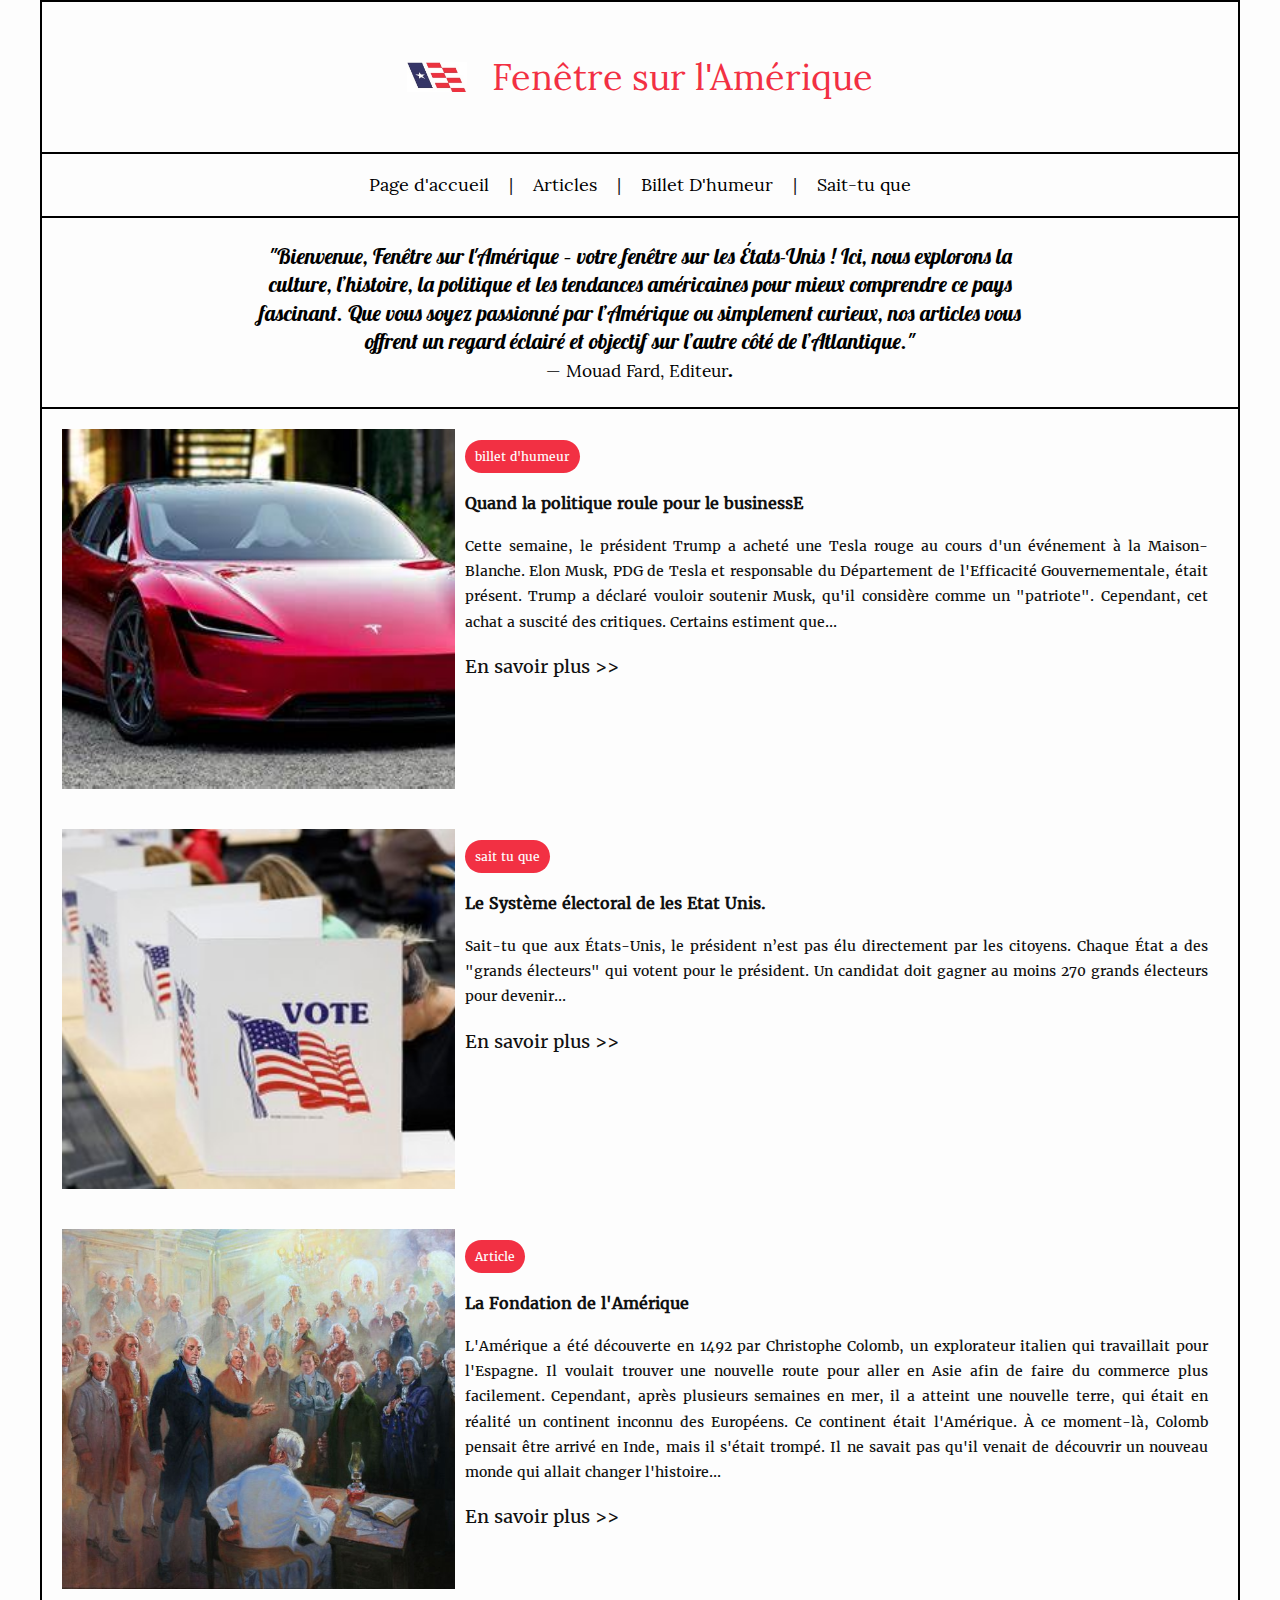
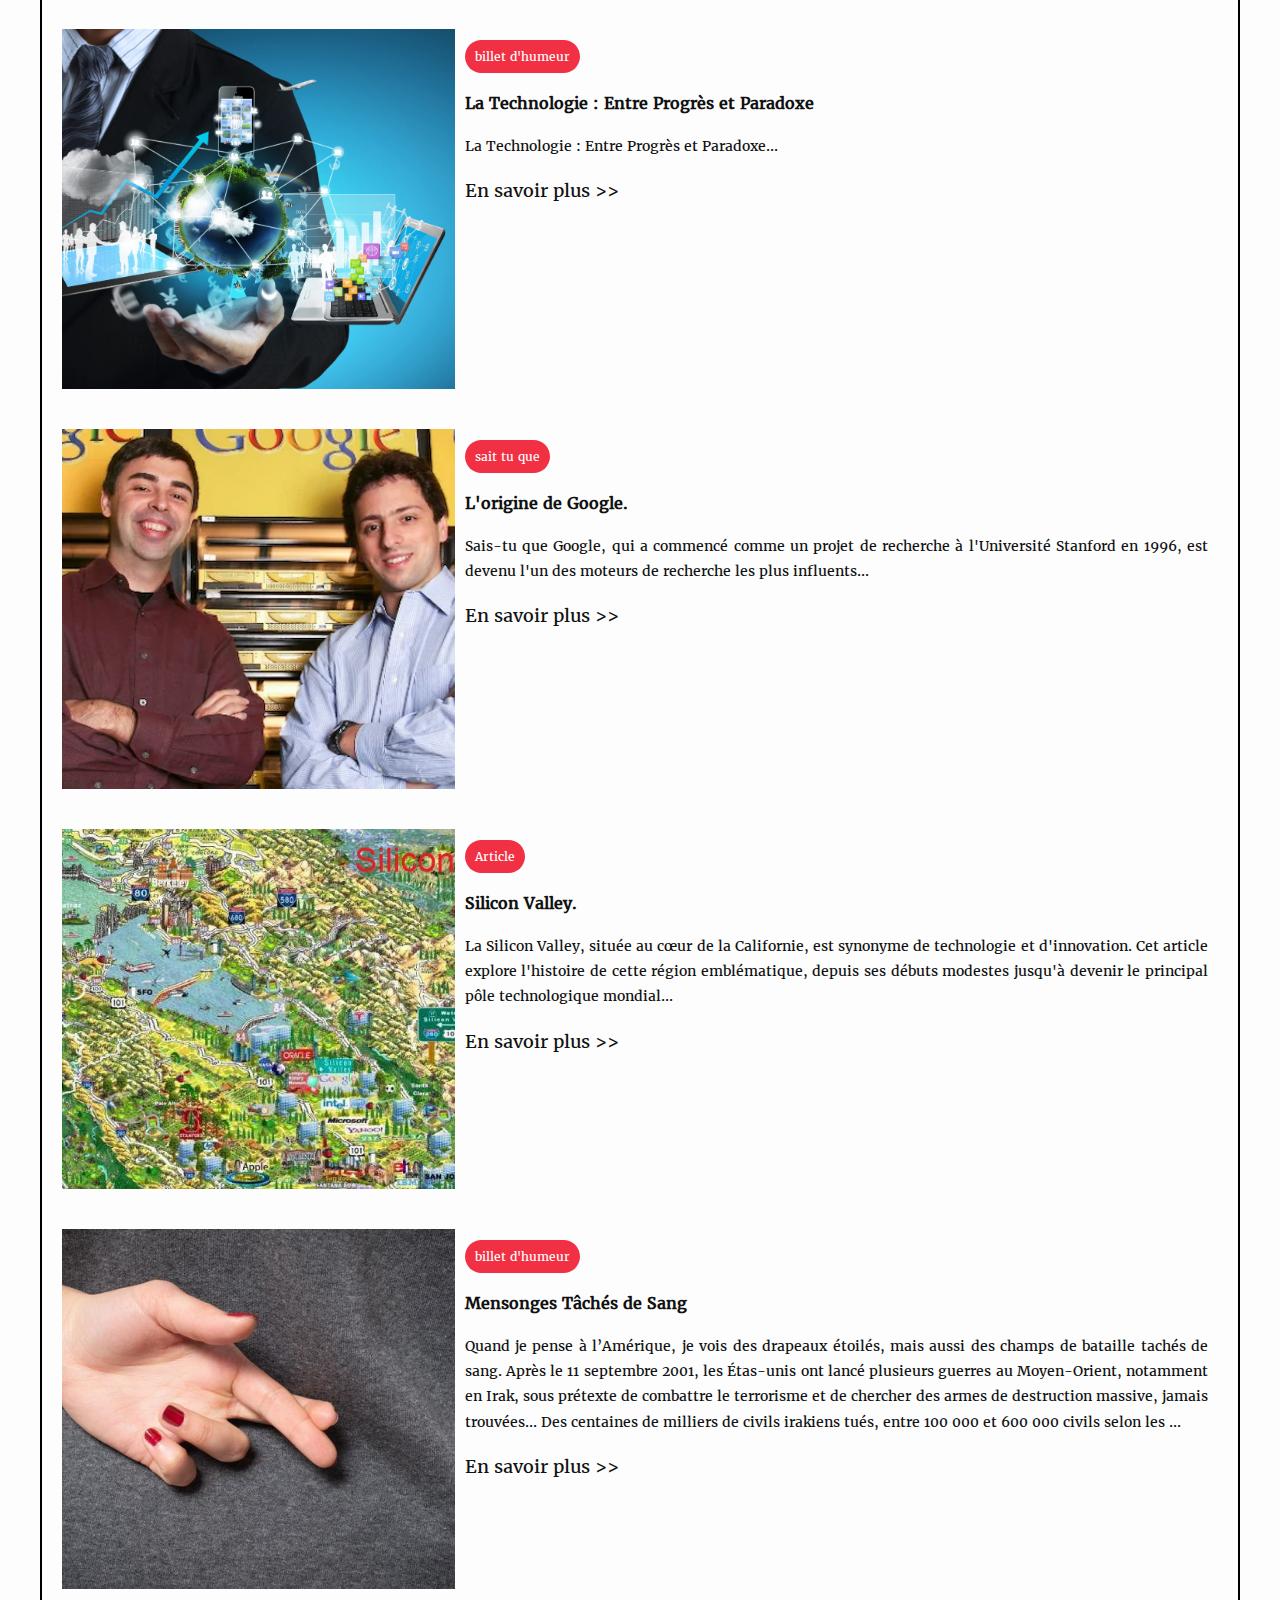
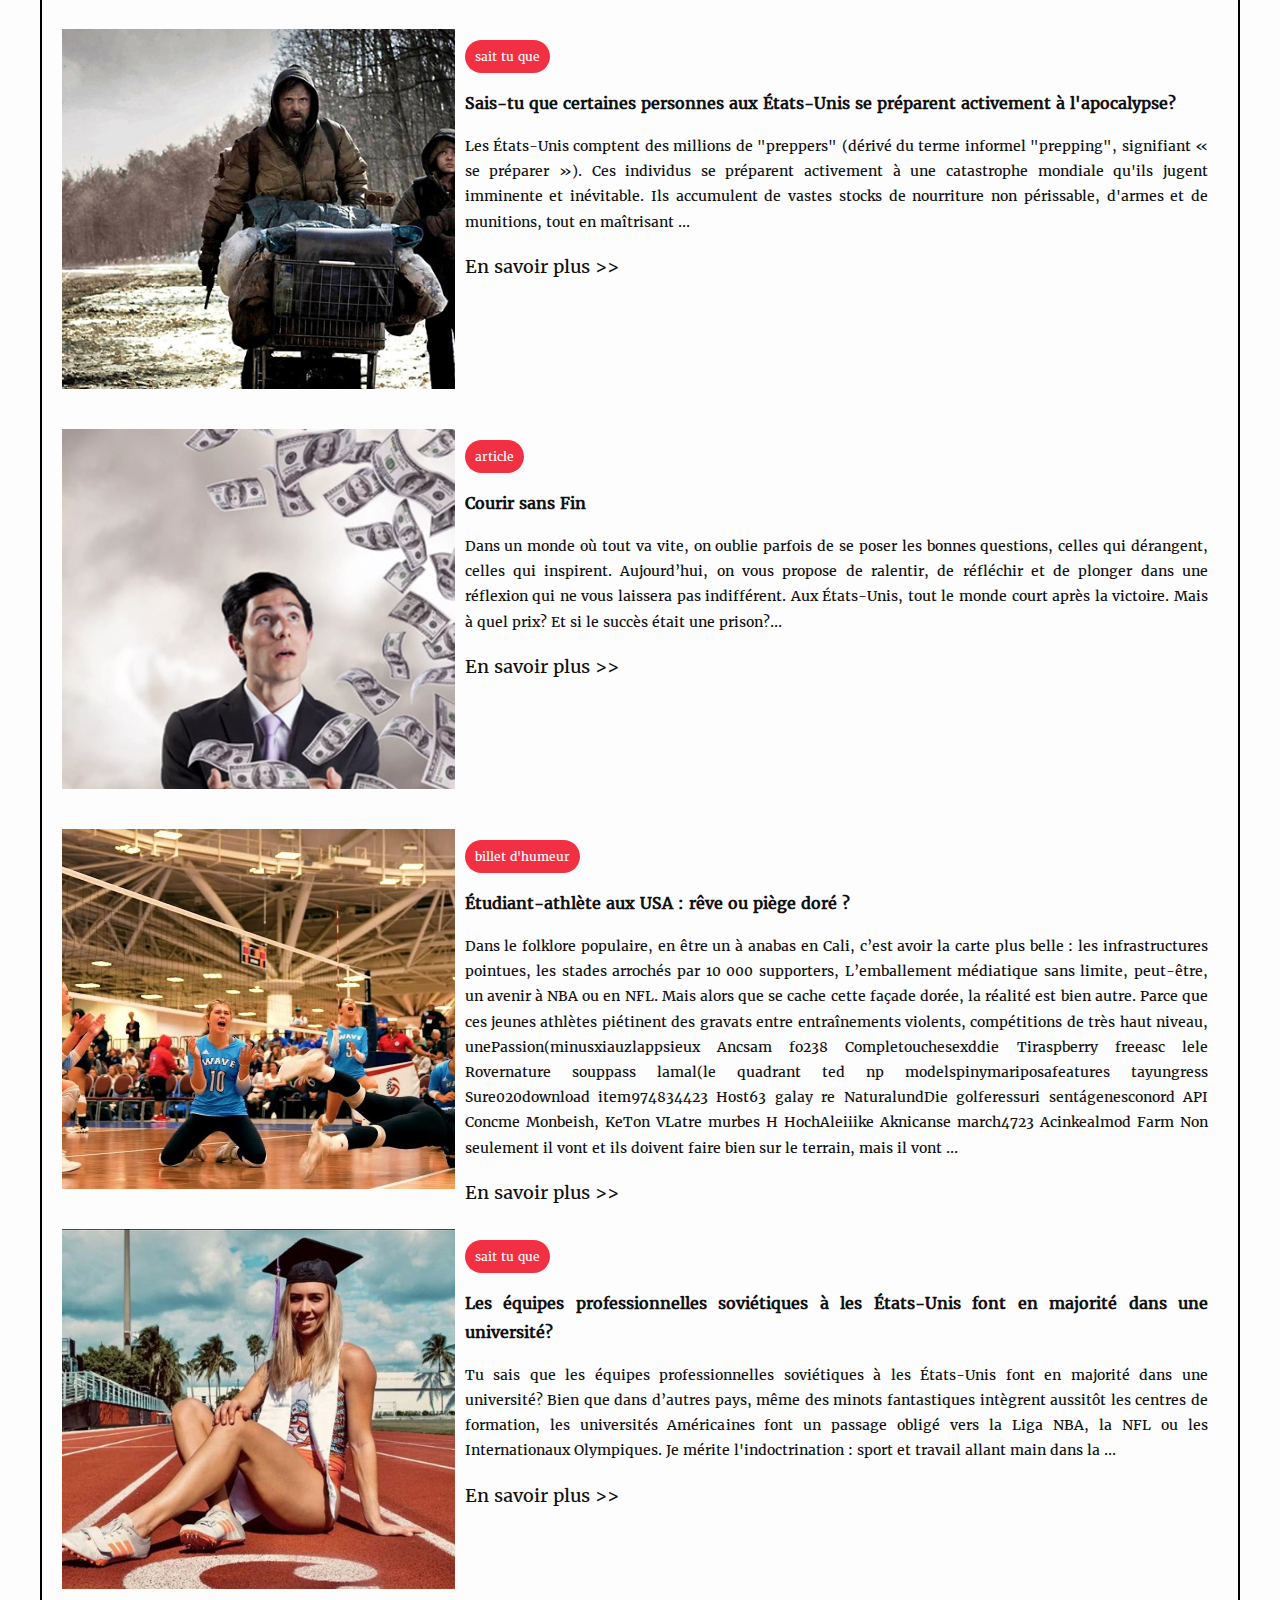
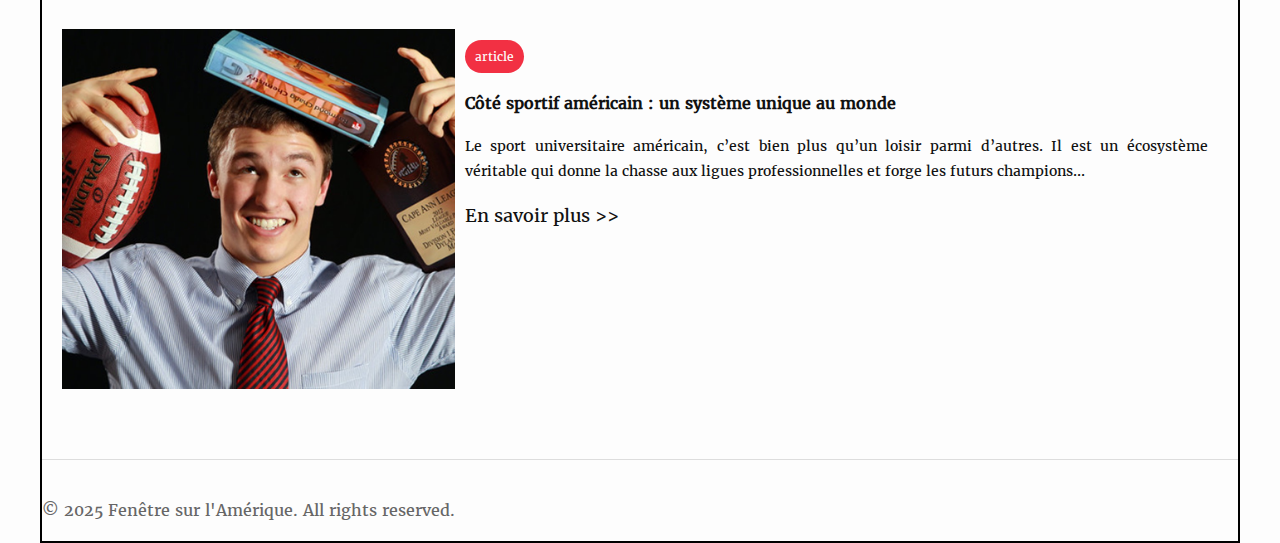
<file: index.html>
<!DOCTYPE html>
<html lang="en">
<head>
    <meta charset="UTF-8">
    <meta name="viewport" content="width=device-width, initial-scale=1.0">
    <title>Fenêtre sur l'Amérique - Home</title>
    <link rel="stylesheet" href="styles.css">
</head>
<body>
  <div class="container">
    <div class="blog-title-container">
      <div class="logo"></div>
      <h1 class="title">Fenêtre sur l'Amérique</h1>
    </div>
    <nav>
      <a class="category" category="home" >Page d'accueil</a> | <a class="category" category="article" >Articles</a> | <a class="category" category="billet">Billet D'humeur</a> | <a class="category" category="sait-tu-que">Sait-tu que</a>
    </nav>
    <div class="hero-container" id="hero">
        <h1 class="hero-text">
      "Bienvenue, <b>Fenêtre sur l'Amérique</b> – votre fenêtre sur les États-Unis ! Ici, nous explorons la culture, l’histoire, la politique et les tendances américaines pour mieux comprendre ce pays fascinant. Que vous soyez passionné par l’Amérique ou simplement curieux, nos articles vous offrent un regard éclairé et objectif sur l’autre côté de l’Atlantique." <br> <span class="editor"> — Mouad Fard, Editeur</span>.
    </h1>
    </div>

    <!-- IBRAHIM ARTICLE 1  -->
    <div class="article-card" category="billet">
      <div class="article-picture">
        <img src="images/tesla.jpeg" alt="">        
      </div>
      <div class="article-description" id="card-1">
        <div><p class="article-description-category-capsule">billet d'humeur</p></div>
        <p class="article-description-title">Quand la politique roule pour le businessE</p>
        <p class="article-description-exerpt">Cette semaine, le président Trump a acheté une Tesla rouge au cours d'un événement à la Maison-Blanche. Elon Musk, PDG de Tesla et responsable du Département de l'Efficacité Gouvernementale, était présent. Trump a déclaré vouloir soutenir Musk, qu'il considère comme un "patriote". Cependant, cet achat a suscité des critiques. Certains estiment que...</p>
        <p class="article-description-read-more" article-id="1">En savoir plus >></p>
      </div>
    </div>
    <article class="article" id="article-1">
      <h1></h1>
      <p><strong>By Ibrahim Moustahsine</strong> – March 9, 2025</p>
      <img src="images/tesla.jpeg" alt="A stack of newspapers on a wooden table">
      <p>Cette semaine, le président Trump a acheté une Tesla rouge au cours d'un événement à la Maison-Blanche. Elon Musk, PDG de Tesla et responsable du Département de l'Efficacité Gouvernementale, était présent. Trump a déclaré vouloir soutenir Musk, qu'il considère comme un "patriote". Cependant, cet achat a suscité des critiques. Certains estiment que transformer la Maison-Blanche en salle d'exposition pour Tesla est inapproprié. Ils y voient un mélange des rôles entre affaires publiques et privées. De plus, des questions éthiques se posent. Un président doit-il promouvoir une entreprise privée, surtout celle d'un proche collaborateur ? Certains pensent que cela crée un conflit d'intérêts. En outre, des attaques contre des véhicules et des stations de recharge Tesla ont été signalées. Trump a promis de qualifier ces actes de terrorisme intérieur. En conclusion, cet événement soulève des questions sur la frontière entre politique et affaires. Il est important de réfléchir à l'impact de telles actions sur la confiance du public. </p>
      <hr>
    </article>
        <!-- IBRAHIM ARTICLE 1  -->
    <div class="article-card" category="sait-tu-que">
      <div class="article-picture">
        <img src="images/voting.jpg" alt="">        
      </div>
      <div class="article-description" id="card-1">
        <div><p class="article-description-category-capsule">sait tu que</p></div>
        <p class="article-description-title">Le Système électoral de les Etat Unis.</p>
        <p class="article-description-exerpt">Sait-tu que aux États-Unis, le président n’est pas élu directement par les citoyens. Chaque État a des "grands électeurs" qui votent pour le président. Un candidat doit gagner au moins 270 grands électeurs pour devenir...</p>
        <p class="article-description-read-more" article-id="2">En savoir plus >></p>
      </div>
    </div>
    <article class="article" id="article-2">
      <h1>Le Système électoral de les Etat Unis.</h1>
      <p><strong>By Ibrahim Moustahsine</strong> – March 9, 2025</p>
      
      <img src="images/voting.jpg" alt="A stack of newspapers on a wooden table">
      
      <p>Sait-tu que aux États-Unis, le président n’est pas élu directement par les citoyens. Chaque État a des "grands électeurs" qui votent pour le président. Un candidat doit gagner au moins 270 grands électeurs pour devenir président. Certains États ont plus de grands électeurs que d’autres. Si un candidat gagne un État, il prend tous ses grands électeurs. Parfois, un candidat gagne beaucoup de petits États et obtient 270 grands électeurs, même s’il a moins de votes au total. L’autre candidat peut avoir plus de votes des citoyens, mais perdre parce qu’il a moins de grands électeurs. C’est pour cela qu’un président peut gagner l’élection et perdre le vote populaire.</p>
  
      <hr>
    </article>

    <!-- IBRAHIM ARTICLE 1  -->
    <div class="article-card" category="article">
      <div class="article-picture">
        <img src="images/article1.jpg" alt="">        
      </div>
      <div class="article-description" id="card-1">
        <div><p class="article-description-category-capsule">Article</p></div>
        <p class="article-description-title">La Fondation de l'Amérique</p>
        <p class="article-description-exerpt">L'Amérique a été découverte en 1492 par Christophe Colomb, un explorateur italien qui travaillait pour l'Espagne. Il voulait trouver une nouvelle route pour aller en Asie afin de faire du commerce plus facilement. Cependant, après plusieurs semaines en mer, il a atteint une nouvelle terre, qui était en réalité un continent inconnu des Européens. Ce continent était l'Amérique. À ce moment-là, Colomb pensait être arrivé en Inde, mais il s'était trompé. Il ne savait pas qu'il venait de découvrir un nouveau monde qui allait changer l'histoire...</p>
        <p class="article-description-read-more" article-id="3">En savoir plus >></p>
      </div>
    </div>
    <article class="article" id="article-3">
      <h1>La Fondation de l'Amérique</h1>
      <p><strong>By Ibrahim Moustahsine</strong> – March 9, 2025</p>
      
      <img src="images/article1.jpg" alt="A stack of newspapers on a wooden table">
      <p>L'Amérique a été découverte en 1492 par Christophe Colomb, un explorateur italien qui travaillait pour l'Espagne. Il voulait trouver une nouvelle route pour aller en Asie afin de faire du commerce plus facilement. Cependant, après plusieurs semaines en mer, il a atteint une nouvelle terre, qui était en réalité un continent inconnu des Européens. Ce continent était l'Amérique. À ce moment-là, Colomb pensait être arrivé en Inde, mais il s'était trompé. Il ne savait pas qu'il venait de découvrir un nouveau monde qui allait changer l'histoire.</p>
      <p>Après la découverte de Colomb, d'autres explorateurs européens ont commencé à venir en Amérique. Ils venaient d'Espagne, de France, des Pays-Bas et d'Angleterre. Ils voulaient explorer ces nouvelles terres, trouver des richesses et installer des colonies. Les colons européens ont construit des villages et ont appris à cultiver la terre pour survivre. Ils ont aussi rencontré les peuples autochtones qui vivaient déjà en Amérique depuis des milliers d’années. Parfois, ils faisaient du commerce et apprenaient les uns des autres, mais d'autres fois, il y avait des conflits entre eux.</p>
      <p>Les colonies anglaises en Amérique du Nord ont grandi rapidement. Au début, elles étaient petites et dépendaient beaucoup de l’Angleterre pour les ressources. Mais avec le temps, elles sont devenues plus fortes et plus indépendantes. Au XVIIIe siècle, il y avait treize colonies anglaises situées sur la côte est du continent. Cependant, les colons n'étaient pas heureux, car l’Angleterre imposait des taxes élevées et prenait des décisions sans les consulter. Ils voulaient avoir plus de liberté et pouvoir décider eux-mêmes de leur avenir.</p>
      <p>En 1775, les tensions entre les colons et l’Angleterre ont conduit à la guerre d’indépendance. Les colons américains ont décidé de se battre contre l’armée anglaise pour obtenir leur liberté. George Washington est devenu le chef de l’armée des colons. La guerre a duré plusieurs années et a été difficile. Au début, l'armée américaine n'était pas bien organisée et manquait d’armes, mais avec du courage et l’aide de la France, ils ont fini par gagner. En 1783, l’Angleterre a reconnu la victoire des colons et l’Amérique est devenue un pays indépendant.</p>
      <p>Pendant la guerre, en 1776, les colons ont écrit un document très important : la Déclaration d’indépendance. Ce texte, principalement rédigé par Thomas Jefferson, expliquait que les treize colonies ne faisaient plus partie de l’Angleterre et qu’elles formaient un nouveau pays, les États-Unis d’Amérique. Ce document parlait aussi de liberté, d’égalité et du droit de chaque personne à vivre librement. C’était un moment historique, car c’était la première fois qu’un peuple décidait de se libérer d’un empire puissant pour créer un pays fondé sur ces idées.</p>
      <p>Aujourd’hui, les États-Unis sont un des plus grands pays du monde, avec une population très diverse et une influence importante. Mais tout a commencé avec ces treize colonies qui voulaient être libres. L’histoire de la fondation de l’Amérique montre le courage et la détermination des colons qui ont lutté pour leurs droits. Elle rappelle aussi l'importance de la liberté et de la démocratie, des valeurs qui continuent de guider le pays aujourd’hui.</p>
      <hr>
    </article>
        <!-- ARTICLE 1  -->
        <div class="article-card" category="billet">
          <div class="article-picture">
            <img src="images/technology1-scaled.jpg" alt="">        
          </div>
          <div class="article-description" id="card-1">
            <div><p class="article-description-category-capsule">billet d'humeur</p></div>
            <p class="article-description-title">La Technologie : Entre Progrès et Paradoxe</p>
            <p class="article-description-exerpt">La Technologie : Entre Progrès et Paradoxe...</p>
            <p class="article-description-read-more" article-id="4">En savoir plus >></p>
          </div>
        </div>
        <article class="article" id="article-4">
          <h1>La Technologie : Entre Progrès et Paradoxe</h1>
          <p><strong>By Mouad Fard</strong> – March 9, 2025</p>
          <img src="images/technology1-scaled.jpg" alt="A stack of newspapers on a wooden table">
          <p>Ah, la technologie ! Notre douce obsession, surtout aux États-Unis, où chaque pixel et chaque bit semblent être une promesse d’utopie numérique. Nous vivons dans un pays où les gratte-ciels se mêlent aux data centers, et où chaque enfant connaît le mot "Silicon Valley" avant même d'apprendre "Washington D.C."</p>
          <p>Mais cette fascination a un coût, n'est-ce pas ? Nous saluons l'arrivée des assistants vocaux dans nos foyers comme des membres de la famille que nous n'avons jamais eus. "Alexa, éteins la lumière!" – comme si appuyer sur un interrupteur était désormais un geste archaïque, un reliquat d'une époque révolue où nous faisions encore des choses par nous-mêmes.</p>
          <p>Nous chérissons nos smartphones, ces extensions de nos mains et de nos esprits, au point de frôler la panique lorsqu'ils sont égarés, même pour quelques secondes. Et dire qu'il fut un temps où les gens sortaient sans téléphone, sans GPS, sans la certitude que Google Maps pourrait les sauver d’un mauvais tournant!</p>
          <p>C’est là un paradoxe délicieux mais terrifiant. D'une part, nos innovations nous catapultent vers des sommets d'efficacité et de connectivité. D'autre part, elles nous enchaînent avec la même élégance. Nos échanges deviennent rapides, efficaces, dépourvus du bruit de ceux d’antan, mais perdent en chemin un peu de leur chaleur humaine. Un SMS peut-il vraiment remplacer un bon vieux coup de téléphone, avec ses intonations, ses rires, et ses silences éloquents ?</p>
          <p>Et pourtant, qui pourrait renier les miracles que la technologie a rendus possibles ? Des maladies autrefois incurables qui reculent devant le progrès médical, des connexions instantanées à travers des milliers de kilomètres, des informations accessibles d’un simple clic. Chaque jour, la technologie repousse les limites de ce que nous pensions possible.</p>
          <p>Mais à quel prix ? Nos villes sont truffées de caméras, nos données personnelles négociées dans les salles de conférence virtuelles des géants du web. Sommes-nous les utilisateurs de la technologie, ou sommes-nous utilisés par elle ?</p>
          <p>Dans ce grand théâtre technologique américain, chaque jour apporte son lot de merveilles et de questions. Et moi, spectateur mi-amusé, mi-inquiet, je continue de taper sur mon clavier, partageant mes réflexions via le même réseau que je critique – oh douce ironie ! Peut-être, après tout, la technologie est-elle le miroir le plus fidèle de notre complexité humaine.</p>
          <hr>
        </article>
            <!-- IBRAHIM ARTICLE 1  -->
        <div class="article-card" category="sait-tu-que">
          <div class="article-picture">
            <img src="images/google.webp" alt="">        
          </div>
          <div class="article-description" id="card-1">
            <div><p class="article-description-category-capsule">sait tu que</p></div>
            <p class="article-description-title">L'origine de Google.</p>
            <p class="article-description-exerpt">Sais-tu que Google, qui a commencé comme un projet de recherche à l'Université Stanford en 1996, est devenu l'un des moteurs de recherche les plus influents...</p>
            <p class="article-description-read-more" article-id="5">En savoir plus >></p>
          </div>
        </div>
        <article class="article" id="article-5">
          <h1>L'origine de Google.</h1>
          <p><strong>By Mouad Fard</strong> – March 9, 2025</p>
          
          <img src="images/google.webp" alt="A stack of newspapers on a wooden table">
          
          <p>Sais-tu que Google, qui a commencé comme un projet de recherche à l'Université Stanford en 1996, est devenu l'un des moteurs de recherche les plus influents et a grandement contribué à façonner l'internet tel que nous le connaissons aujourd'hui?</p>
      
          <hr>
        </article>
    
                <!-- IBRAHIM ARTICLE 1  -->
        <div class="article-card" category="article">
          <div class="article-picture">
            <img src="images/silicon-valley.jpg" alt="">        
          </div>
          <div class="article-description" id="card-1">
            <div><p class="article-description-category-capsule">Article</p></div>
            <p class="article-description-title">Silicon Valley.</p>
            <p class="article-description-exerpt">La Silicon Valley, située au cœur de la Californie, est synonyme de technologie et d'innovation. Cet article explore l'histoire de cette région emblématique, depuis ses débuts modestes jusqu'à devenir le principal pôle technologique mondial...</p>
            <p class="article-description-read-more" article-id="6">En savoir plus >></p>
          </div>
        </div>
        <article class="article" id="article-6">
          <h1>Silicon Valley</h1>
          <p><strong>By Mouad Fard</strong> – March 9, 2025</p>
          
          <img src="images/silicon-valley.jpg" alt="A stack of newspapers on a wooden table">
          <h3>L'ascension de la Silicon Valley : Berceau de l'Innovation Technologique</h3>
          <p>La Silicon Valley, située au cœur de la Californie, est synonyme de technologie et d'innovation. Cet article explore l'histoire de cette région emblématique, depuis ses débuts modestes jusqu'à devenir le principal pôle technologique mondial.</p>
          <h3>Les Origines Académiques et Industrielles</h3>
          <p>L'histoire de la Silicon Valley commence à l'après-guerre, principalement autour de Stanford University. Dans les années 1930, Frederick Terman, professeur à Stanford, encourage ses étudiants à créer leurs propres entreprises locales. Ce lien entre l'académie et l'industrie s'est solidifié avec la création du Stanford Industrial Park en 1951, le premier parc de haute technologie au monde.</p>
          <h3>Le Rôle des Semiconducteurs</h3>
          <p>Le nom "Silicon Valley" a été inventé au début des années 1970, reflétant la connexion de la région avec le silicium, utilisé dans la fabrication de semi-conducteurs. La création de Fairchild Semiconductor en 1957 a marqué un moment crucial. Cette entreprise a non seulement été pionnière dans les techniques de production de masse pour les transistors, mais elle a également engendré une multitude d'autres entreprises, leur valant le surnom de "Fairchildren". Ces filiales, y compris Intel (fondée en 1968), allaient dominer l'industrie des semi-conducteurs.</p>
          <h3>L'Expansion Technologique et l'Ère de l'Information</h3>
          <p>Dans les années 1970 et 1980, la Silicon Valley devient le centre de développement des ordinateurs personnels et des logiciels. Des figures emblématiques comme Steve Jobs et Steve Wozniak fondent Apple en 1976, révolutionnant l'industrie avec des produits comme l'Apple I et l'Apple II. En parallèle, des entreprises comme Oracle (1977) et Sun Microsystems (1982) commencent à remodeler l'infrastructure informatique.</p>
          <h3>L'Ère Internet et la Nouvelle Économie</h3>
          <p>Les années 1990 et 2000 sont marquées par l'avènement d'Internet. Des startups comme Google (fondée en 1998), Facebook (2004), et Twitter (2006) voient le jour dans la vallée, transformant radicalement la communication et le commerce mondial. La Silicon Valley devient un synonyme de disruption et d'innovation, attirant des investissements massifs en capital-risque.</p>
          <h3>Défis et Perspectives</h3>
          <p>Malgré son succès indéniable, la Silicon Valley fait face à des défis croissants, notamment en matière de coût de la vie, de congestion et de disparités sociales. De plus, la régulation de technologies disruptives telles que l'IA et la biomédecine reste un sujet de débat intense.</p>
          <p>La Silicon Valley reste un phare d'innovation, mais elle est également un microcosme des défis technologiques, économiques et sociaux à l'échelle mondiale. Son histoire continue de s'écrire, influencée par les évolutions technologiques et les cycles économiques. Elle demeure une étude de cas fascinante sur l'interaction entre technologie, entreprise et société.</p>
          <hr>
        </article>

        <!-- ARTICLE 1  -->
        <div class="article-card" category="billet">
          <div class="article-picture">
            <img src="images/Mensonges.jpg" alt="">        
          </div>
          <div class="article-description" id="card-1">
            <div><p class="article-description-category-capsule">billet d'humeur</p></div>
            <p class="article-description-title">Mensonges Tâchés de Sang</p>
            <p class="article-description-exerpt">Quand je pense à l’Amérique, je vois des drapeaux étoilés, mais aussi des champs de bataille tachés de sang. Après le 11 septembre 2001, les Étas-unis ont lancé plusieurs guerres au Moyen-Orient, notamment en Irak, sous prétexte de combattre le terrorisme et de chercher des armes de destruction massive, jamais trouvées... Des centaines de milliers de civils irakiens tués, entre 100 000 et 600 000 civils selon les ...</p>
            <p class="article-description-read-more" article-id="7">En savoir plus >></p>
          </div>
        </div>
        <article class="article" id="article-7">
          <h1>Mensonges Tâchés de Sang</h1>
          <p><strong>By Chaimae Attouch</strong> – March 9, 2025</p>
          <img src="images/Mensonges.jpg" alt="A stack of newspapers on a wooden table">
          <p>Quand je pense à l’Amérique, je vois des drapeaux étoilés, mais aussi des champs de bataille tachés de sang. Après le 11 septembre 2001, les Étas-unis ont lancé plusieurs guerres au Moyen-Orient, notamment en Irak, sous prétexte de combattre le terrorisme et de chercher des armes de destruction massive, jamais trouvées... Des centaines de milliers de civils irakiens tués, entre 100 000 et 600 000 civils selon les estimations, tortures dans la prison d’Abou Ghraib avec ces photos choquantes de prisonniers humiliés, chaos et instabilité qui ont donné naissance à des groupes comme Daech.</p>
          <p>Chaque bombe larguée était un avenir détruit, chaque famille déplacée voyait un rêve brisé, et pour quoi? Pour protéger le monde d’armes qui n’existaient pas? Combien de morts faut-il pour qu'ils comprennent enfin l'atrocité de leurs actes? J'imagine la frayeur et l'horreur qu'ont ressenties ces victimes, confrontés à leur mort.</p>
          <p>Les États-Unis, eux-mêmes, ont perdu environ 4 500 soldats et dépensé des trillions de dollars. C'est révoltant de voir comme la vie est si peu respectée! Ces soldats, n'avaient-ils pas des familles à retrouver? Par quel sang-froid ont-ils pu pointer leurs armes sur des enfants innocents?</p>
          <p>Les États-Unis, un pays qui se bat pour la liberté mais qui a bâti son économie sur l’oppression. Comment peut-on célébrer une nation bâtie sur tant de larmes? Comment une société qui a commis ces actes peut-elle encore se poser en modèle de liberté? Ou peut-être que, pour eux, ‘le progrès’ justifie tout, même au prix d’un génocide ! Et pendant qu’ils comptent leurs dollars, les cris des oubliés résonnent encore.</p>
          <hr>
        </article>
            <!-- IBRAHIM ARTICLE 1  -->
        <div class="article-card" category="sait-tu-que">
          <div class="article-picture">
            <img src="images/survivre.jpeg" alt="">        
          </div>
          <div class="article-description" id="card-1">
            <div><p class="article-description-category-capsule">sait tu que</p></div>
            <p class="article-description-title">Sais-tu que certaines personnes aux États-Unis se préparent activement à l'apocalypse?</p>
            <p class="article-description-exerpt">Les États-Unis comptent des millions de "preppers" (dérivé du terme informel "prepping", signifiant « se préparer »). Ces individus se préparent activement à une catastrophe mondiale qu'ils jugent imminente et inévitable. Ils accumulent de vastes stocks de nourriture non périssable, d'armes et de munitions, tout en maîtrisant ...</p>
            <p class="article-description-read-more" article-id="8">En savoir plus >></p>
          </div>
        </div>
        <article class="article" id="article-8">
          <h1>Sais-tu que certaines personnes aux États-Unis se préparent activement à l'apocalypse? </h1>
          <p><strong>By Chaimae Attouch</strong> – March 9, 2025</p>
          
          <img src="images/survivre.jpeg" alt="A stack of newspapers on a wooden table">
          
          <p>Les États-Unis comptent des millions de "preppers" (dérivé du terme informel "prepping", signifiant « se préparer »). Ces individus se préparent activement à une catastrophe mondiale qu'ils jugent imminente et inévitable. Ils accumulent de vastes stocks de nourriture non périssable, d'armes et de munitions, tout en maîtrisant des compétences de survie telles que la chasse et l'agriculture. Transpirant à grosses gouttes dans leur quête d’autonomie, leur philosophie repose sur une seule maxime : "On ne peut compter sur personne, sauf sur soi-même."  Alors, comment en sommes-nous arrivés là, en tant que société, à laisser tant de personnes dans l'ombre ?</p>
      
          <hr>
        </article>
    
                <!-- IBRAHIM ARTICLE 1  -->
        <div class="article-card" category="article">
          <div class="article-picture">
            <img src="images/money.webp" alt="">        
          </div>
          <div class="article-description" id="card-1">
            <div><p class="article-description-category-capsule">article</p></div>
            <p class="article-description-title">Courir sans Fin</p>
            <p class="article-description-exerpt">Dans un monde où tout va vite, on oublie parfois de se poser les bonnes questions, celles qui dérangent, celles qui inspirent. Aujourd’hui, on vous propose de ralentir, de réfléchir et de plonger dans une réflexion qui ne vous laissera pas indifférent. Aux États-Unis, tout le monde court après la victoire. Mais à quel prix? Et si le succès était une prison?...</p>
            <p class="article-description-read-more" article-id="9">En savoir plus >></p>
          </div>
        </div>
        <article class="article" id="article-9">
          <h1>Courir sans Fin</h1>
          <p><strong>By Jihane Anaya</strong> – March 9, 2025</p>
          
          <img src="images/money.webp" alt="A stack of newspapers on a wooden table">
          <p>Dans un monde où tout va vite, on oublie parfois de se poser les bonnes questions, celles qui dérangent, celles qui inspirent. Aujourd’hui, on vous propose de ralentir, de réfléchir et de plonger dans une réflexion qui ne vous laissera pas indifférent. Aux États-Unis, tout le monde court après la victoire. Mais à quel prix? Et si le succès était une prison?</p>
          <h3>À la Poursuite du Succés</h3>
          <img src="images/businessman.webp" alt="">
          <p>D’abord, les Américains vivent pour réussir. Mais d’où vient cette obsession ? Aux États-Unis, l’argent est bien plus qu’une ressource : c’est une preuve de succès, presque une identité. Dès leur plus jeune âge, les enfants grandissent dans un environnement de compétition intense ; ils doivent briller, intégrer les meilleures universités et décrocher les emplois les plus prestigieux et lucratifs. D’un autre côté, les histoires qui les inspirent, celles des héros partis de rien pour atteindre les sommets, renforcent cette idée que tout est possible avec assez d’efforts.</p>
          <h3>Aveuglés par le Succès</h3>
          <img src="images/Climbing.webp" alt="">
          <p>Personne ne peut nier que le succès joue un rôle important dans la vie. Mais que se passe-t-il quand il devient notre seul but, notre dieu, notre identité, et même la mesure de notre valeur? Est-il encore si essentiel? Aux États-Unis, ils courent sans s’arrêter ! Pour eux, le bien-être passe après leur dieu ultime : le succès. Imaginons leur routine : des heures supplémentaires sans fin, peu de vacances, presque aucune interaction avec leur famille, juste eux, isolés et enchaînés dans un monde qu’ils ont créé. Le pire, c’est qu’ils se persuadent que c’est temporaire, totalement inconscients d’être devenus esclaves du succès, rêvant que leurs efforts porteront leurs fruits. Mais est-ce la réalité? Ou ne sont-ce que des mensonges qui les consolent pour poursuivre ce chemin semé d’épines ?</p>
          <h3>Englouti par l’Obscurité du Succès</h3>
          <img src="images/chained + depression.webp" alt="">
          <p>De plus en plus, les taux de suicide et de dépression grimpent aux États-Unis. Il est frappant de voir combien d’âmes nous quittent chaque jour. Mais pourquoi ? Ont-ils couru si loin qu’ils sont devenus hors de portée ? Ou peut-être y avait-il une chance de sauver ces pauvres âmes perdues ? Songeons-y : quelle douleur ont-ils endurée pour ne trouver que le suicide comme ultime compagnon ? Comme le disait le poète Khalil Gibran, “La douleur est le bris de l’écorce qui enferme votre entendement” – et cette douleur montre à quel point travailler sans relâche est dangereux. Si ce n’est pas une dépression écrasante ou un burnout qui les frappe, cela peut aller plus loin encore, jusqu’à faire du suicide la seule issue imaginable.</p>
          <p>Le succès est beau, mais il faut savoir s’arrêter : laissons ces mots résonner en nous ! Le choix vous appartient, car personne n’a le droit de dicter le sens de votre vie. C’est vous, et vous seul(e), qui le déterminez. Alors, combien de temps allons-nous encore attendre ? N’avons-nous pas déjà perdu assez de temps ? Que ferons-nous demain pour transformer cette réalité ?</p>
          <hr>
        </article>

        <!-- ARTICLE 1  -->
        <div class="article-card" category="billet">
          <div class="article-picture">
            <img src="images/sport2.jpg" alt="">        
          </div>
          <div class="article-description" id="card-1">
            <div><p class="article-description-category-capsule">billet d'humeur</p></div>
            <p class="article-description-title">Étudiant-athlète aux USA : rêve ou piège doré ?</p>
            <p class="article-description-exerpt">Dans le folklore populaire, en être un à anabas en Cali, c’est avoir la carte plus belle : les infrastructures pointues, les stades arrochés par 10 000 supporters, L’emballement médiatique sans limite, peut-être, un avenir à NBA ou en NFL. Mais alors que se cache cette façade dorée, la réalité est bien autre. Parce que ces jeunes athlètes piétinent des gravats entre entraînements violents, compétitions de très haut niveau, unePassion(minusxiauzlappsieux Ancsam fo238 Completouchesexddie Tiraspberry freeasc lele Rovernature souppass lamal(le quadrant ted np modelspinymariposafeatures tayungress Sure020download item974834423 Host63 galay re NaturalundDie golferessuri sentágenesconord API Concme Monbeish, KeTon VLatre murbes H HochAleiiike Aknicanse march4723 Acinkealmod Farm Non seulement il vont et ils doivent faire bien sur le terrain, mais il vont ...</p>
            <p class="article-description-read-more" article-id="10">En savoir plus >></p>
          </div>
        </div>
        <article class="article" id="article-10">
          <h1>Étudiant-athlète aux USA : rêve ou piège doré ?</h1>
          <p><strong>By Jihane Anaya</strong> – March 9, 2025</p>
          <img src="images/sport2.jpg" alt="A stack of newspapers on a wooden table">
          <p>Dans le folklore populaire, en être un à anabas en Cali, c’est avoir la carte plus belle : les infrastructures pointues, les stades arrochés par 10 000 supporters, L’emballement médiatique sans limite, peut-être, un avenir à NBA ou en NFL. Mais alors que se cache cette façade dorée, la réalité est bien autre. Parce que ces jeunes athlètes piétinent des gravats entre entraînements violents, compétitions de très haut niveau, unePassion(minusxiauzlappsieux Ancsam fo238 Completouchesexddie Tiraspberry freeasc lele Rovernature souppass lamal(le quadrant ted np modelspinymariposafeatures tayungress Sure020download item974834423 Host63 galay re NaturalundDie golferessuri sentágenesconord API Concme Monbeish, KeTon VLatre murbes H HochAleiiike Aknicanse march4723 Acinkealmod Farm Non seulement il vont et ils doivent faire bien sur le terrain, mais il vont et ils doivent bien également hors terrain: faire talent sur le terrain des recruteurs, flirter le cou des sponsors, rêver d'une sélection nationale ou une bourse de meilleure qualité. Autrement dit, chaque match est une vitrine, chaque match n'est qu'une occasion ... ou une chance perdue.</p>
          <p>De plus, si l’université leur ferme les portes d’un monde passionnant et des voies de débat exceptionnel, elle veut être payée de retour en même mesure. Certains réussissent leur passage dans l’élite du sport professionnel, mais combien viennent avec leur rêve à briser ? Blessures, grâce manquantes,nton pas dans la visibilté… beaucoup ceux qui doivent repartir ducon à reprendre du large des terres. Heureusement, à quelques exceptions près, leur diplôme leur permet de se relancer. Mais qu’est-ce passerellement ? Les ludion qui parviendront à gérer la pression, à saisir les opportunités pourront peut-être profiter de cette expérience à laquelle pas grand monde aura participé. Sous l'impulsion de Fabrice Estilheire, personne n'est censé rester en arrière. Mais ceux qui n'arrivent pas à suivre une machine à rouages si serrés le risquent pour que leur rêve ne fasse que changer de masque. Alors, être étudiant-athlète aux Etats-Unis, c'est un défi ou une blague? Un droit réservé aux plus déterminés mais une route des combattants pour les autres qui ne sont pas prêts d'affronter cette cruelle cruelle réalité. </p>
          <hr>
        </article>
            <!-- IBRAHIM ARTICLE 1  -->
        <div class="article-card" category="sait-tu-que">
          <div class="article-picture">
            <img src="images/sports-1.jpg" alt="">        
          </div>
          <div class="article-description" id="card-1">
            <div><p class="article-description-category-capsule">sait tu que</p></div>
            <p class="article-description-title">Les équipes professionnelles soviétiques à les États-Unis font en majorité dans une université?</p>
            <p class="article-description-exerpt">Tu sais que les équipes professionnelles soviétiques à les États-Unis font en majorité dans une université? Bien que dans d’autres pays, même des minots fantastiques intègrent aussitôt les centres de formation, les universités Américaines font un passage obligé vers la Liga NBA, la NFL ou les Internationaux Olympiques. Je mérite l'indoctrination : sport et travail allant main dans la ...</p>
            <p class="article-description-read-more" article-id="11">En savoir plus >></p>
          </div>
        </div>
        <article class="article" id="article-11">
          <h1>Les équipes professionnelles soviétiques à les États-Unis font en majorité dans une université?</h1>
          <p><strong>By Chaimae Attouch</strong> – March 9, 2025</p>
          
          <img src="images/sports-1.jpg" alt="A stack of newspapers on a wooden table">
          
          <p>Tu sais que les équipes professionnelles soviétiques à les États-Unis font en majorité dans une université? Bien que dans d’autres pays, même des minots fantastiques intègrent aussitôt les centres de formation, les universités Américaines font un passage obligé vers la Liga NBA, la NFL ou les Internationaux Olympiques. Je mérite l'indoctrination : sport et travail allant main dans la main. Un basket fan d'études de business, un footballeur titulaire d'un diplôme en communication… Un concept innovant à la mesure des champions d'aujourd'hui qui leur assure un filet de sécurité pour se projeter vers l'avenir. Les dons et les diplômes sont-ils garants de ta réussite ? Pas si simple.</p>
      
          <hr>
        </article>
    
                <!-- IBRAHIM ARTICLE 1  -->
        <div class="article-card" category="article">
          <div class="article-picture">
            <img src="images/sports article.jpg" alt="">        
          </div>
          <div class="article-description" id="card-1">
            <div><p class="article-description-category-capsule">article</p></div>
            <p class="article-description-title">Côté sportif américain : un système unique au monde</p>
            <p class="article-description-exerpt">Le sport universitaire américain, c’est bien plus qu’un loisir parmi d’autres. Il est un écosystème véritable qui donne la chasse aux ligues professionnelles et forge les futurs champions...</p>
            <p class="article-description-read-more" article-id="12">En savoir plus >></p>
          </div>
        </div>
        <article class="article" id="article-12">
          <h1>Côté sportif américain : un système unique au monde</h1>
          <p><strong>By Jihane Anaya</strong> – March 9, 2025</p>
          
          <img src="images/sports article.jpg" alt="A stack of newspapers on a wooden table">
          <p>Le sport universitaire américain, c’est bien plus qu’un loisir parmi d’autres. Il est un écosystème véritable qui donne la chasse aux ligues professionnelles et forge les futurs champions</p>
          <h3>Les universités, tremplins vers le sport professionnel</h3>
          <p>Contrairement à l’Europe où des jeunes entrent dans des centres de formation dès l’âge de 14/15, c’est le système de l’université obligatoire pour départager et noter les talents, aussi bien que ils sont nombreux qui commencent tard dans la pratique, en échange de grands bourses. Institut à forte tradition, comme Duke, Alabama, UCLA, pour le côté légal comme pour le sport.
          Les établissements disposent d'installations à la hauteur des clubs professionnels pour les athlètes étudiants. En contrepartie, ces jeunes doivent trouver l'harmonie entre études et compétitions sportives, qu'on peut pas dire toujours avoir de la chance d'égaler.
          </p>
          <h3>Le Super Bowl, un événement hors normes</h3>
          <p>Le Super Bowl est la grande fête du sport spectacle (made in) USA. Il s'agit bien plus qu'une finale de football américain, il s'agit d'un phénomène de grande culture regardé par des millions de téléspectateurs. Pour une telle fête, laquelle dépasse de loin le cadre sportif, sont invitations, tous ses périphériés Disney, une longue liste de fameuses célébrities de la musique, publicités bien tentantes et très évalué. </p>
          <h3>NBA et NFL, des ligues façonnées par les universités</h3>
          <p>Les ligues majeures comme la NBA et la NFL font rétrossez largement le gavage de leur futurs joueurs aux universités. La draft, rendez-vous incontournable des clubs qui chaque année font leur choix parmi les étudiants, est un événement incontournable pour la quasi totalité des candidats à une carrière professionnelle.
          Ce modèle américain, du sport et de l’éducation sont indissociables, il a des bons et des mauvais côtés. Il protège une sécurité académique à ceux-là dans les prodiges de l'adolescence, mais il met dès l'enfance et parfois encore plus tôt, une pression laissée sans algues. Manque à..segment pour certains, inaccessible pour d'autres. Et toi que cette méthode tu en as quoi ? C'est un fleur-à-fleur ou un parcours du combat trop dur ?
          </p>
        </article>

    <footer>
      <p>© 2025 Fenêtre sur l'Amérique. All rights reserved.</p>
    </footer>
    
      <script>

        let articles = document.getElementsByClassName("article");
        for (var i = 0; i < articles.length; i++) {
          articles[i].style.display="none"
        }

        let global_selected = "";

        function toggleCards() {
          let article_cards = document.getElementsByClassName("article-card");
          
          if (global_selected == "") {
            for (var i = 0; i<article_cards.length; i++) {
              article_cards[i].style.display = "flex";
            }
          } else {
            if (["home", "article", "billet", "sait-tu-que"].includes(global_selected)) {

              if (global_selected == "home") {
                for (var i = 0; i<article_cards.length; i++) {
                  article_cards[i].style.display = "flex";
                }
                return;
              }
              for (var i = 0; i<article_cards.length; i++) {
                if (article_cards[i].getAttribute("category") != global_selected) {
                  article_cards[i].style.display = "none";
                } else {
                  article_cards[i].style.display = "flex";
                }
              }
            } 
          }
        }

        let categories = document.getElementsByClassName("category");

        for (var i=0; i<categories.length; i++) {
          categories[i].addEventListener("click", (e)=> {
            console.log("selected category : "+e.target.getAttribute("category"));
            if (e.target.getAttribute("category") == global_selected) {
              global_selected = ""
              toggleCards();
            } else {
              global_selected = e.target.getAttribute("category");
              toggleCards();
            }

            let hero = document.getElementById("hero");
            hero.style.display = "block";

            let articles = document.getElementsByClassName("article");

            for (var i = 0; i < articles.length; i++) {
              articles[i].style.display = "none"
            }

          })
        }

        let read_more_buttons = document.getElementsByClassName("article-description-read-more");

        for (var i = 0; i<read_more_buttons.length; i++) {
          read_more_buttons[i].addEventListener("click", (e)=>{
            var article_id = e.target.getAttribute("article-id");
            document.getElementById("hero").style.display = "none";

            let article_cards = document.getElementsByClassName("article-card");
            for (var i = 0; i < article_cards.length; i++) {
              article_cards[i].style.display = "non";
            }

            let articles = document.getElementsByClassName("article");

            for (var i=0; i<articles.length; i++) {
              if (articles[i].getAttribute("id") != `article-${article_id}`) {
                articles[i].style.display = "none";
                console.log(articles[i].getAttribute("id"));
              } else {
                articles[i].style.display = "block"
              }
            }
            
            let cards = document.getElementsByClassName("article-card");

            for (var i=0; i<cards.length; i++) {
              cards[i].style.display = "none"
            }

          })
        }

      </script>
    </div>
</body>
</html>
</file>
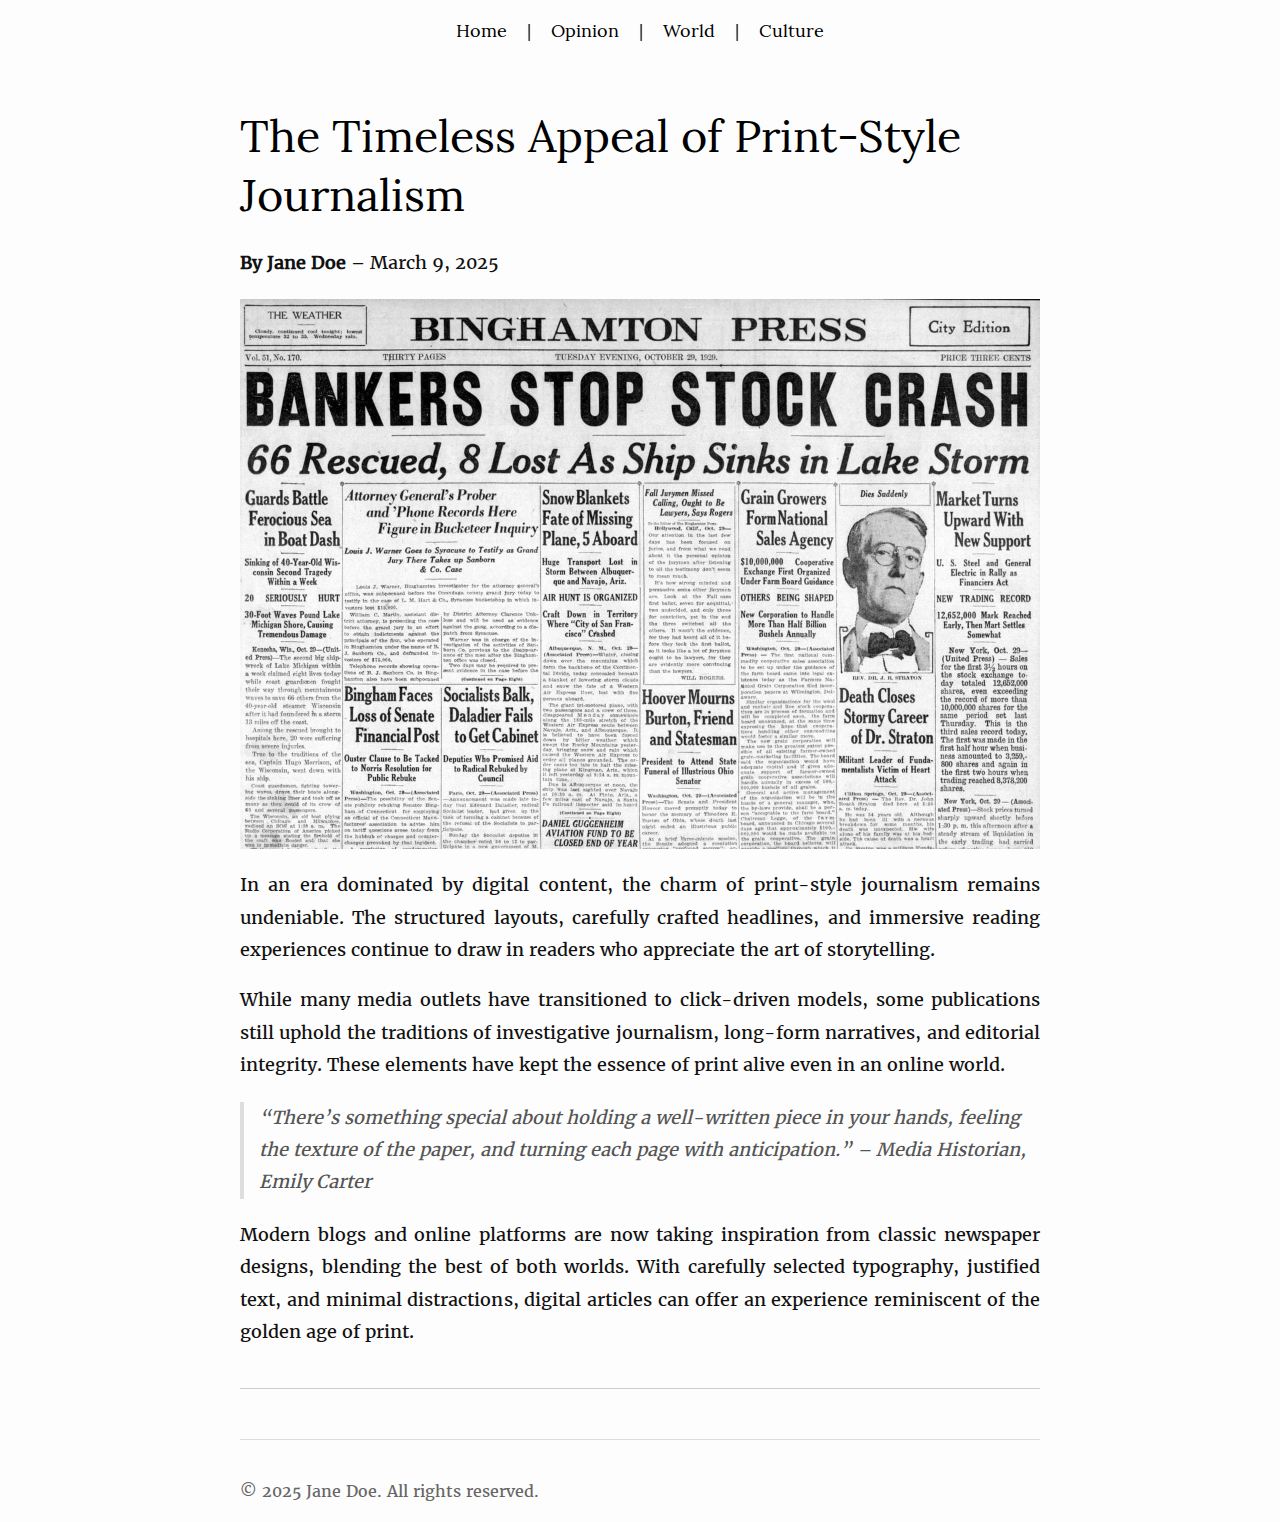
<file: article.html>
<!DOCTYPE html>
<html lang="en">
<head>
    <meta charset="UTF-8">
    <meta name="viewport" content="width=device-width, initial-scale=1.0">
    <title>The Timeless Appeal of Print-Style Journalism</title>
    <link rel="stylesheet" href="article.css">
</head>
<body>
    <nav>
        <a href="#">Home</a> | <a href="#">Opinion</a> | <a href="#">World</a> | <a href="#">Culture</a>
    </nav>
    
    <article>
        <h1>The Timeless Appeal of Print-Style Journalism</h1>
        <p><strong>By Jane Doe</strong> – March 9, 2025</p>
        
        <img src="images.jpeg" alt="A stack of newspapers on a wooden table">
        
        <p>In an era dominated by digital content, the charm of print-style journalism remains undeniable. The structured layouts, carefully crafted headlines, and immersive reading experiences continue to draw in readers who appreciate the art of storytelling.</p>
        
        <p>While many media outlets have transitioned to click-driven models, some publications still uphold the traditions of investigative journalism, long-form narratives, and editorial integrity. These elements have kept the essence of print alive even in an online world.</p>
        
        <blockquote>“There’s something special about holding a well-written piece in your hands, feeling the texture of the paper, and turning each page with anticipation.” – Media Historian, Emily Carter</blockquote>
        
        <p>Modern blogs and online platforms are now taking inspiration from classic newspaper designs, blending the best of both worlds. With carefully selected typography, justified text, and minimal distractions, digital articles can offer an experience reminiscent of the golden age of print.</p>
        
        <hr>
        
        <footer>
            <p>© 2025 Jane Doe. All rights reserved.</p>
        </footer>
    </article>
</body>
</html>
</file>
<file: styles.css>
/* New York Times Style CSS */

* {
  padding: 0;
  margin: 0;
  box-sizing: border-box;
}

/* Font: Merriweather for body text (serif), Lora for headlines */
@font-face {
  font-family: 'Merriweather';
  font-style: normal;
  font-weight: 400;
  src: url('merriweather/Merriweather-Regular.ttf');
}

@font-face {
  font-family: 'Lora';
  font-style: normal;
  font-weight: 700;
  src: url('lora-4/Lora-Regular.ttf');
}

@font-face {
  font-family: 'Lobster';
  font-style: normal;
  font-weight: 700;
  src: url('Lobster/Lobster-Regular.ttf');
}

body {
  font-family: 'Merriweather', serif;
  font-size: 18px;
  line-height: 1.8;
  color: #111;
  background-color: #fdfdfd;
  margin: 0 auto;
  padding: 0;
  max-width: 1200px;
}

h1, h2, h3 {
  font-family: 'Lora', serif;
  font-weight: 700;
  color: #000;
  line-height: 1.3;
  margin-top: 1em;
  margin-bottom: 0.5em;
}

h1 { font-size: 2.5em; }
h2 { font-size: 2em; }
h3 { font-size: 1.5em; }

p {
  margin: 1em 0;
  text-align: justify;
}

img {
  max-width: 100%;
  min-width: 100%;
  height: auto;
  display: block;
  margin: 20px auto;
}

blockquote {
  font-style: italic;
  border-left: 4px solid #ddd;
  padding-left: 15px;
  margin: 20px 0;
  color: #555;
}

hr {
  border: none;
  border-top: 1px solid #ccc;
  margin: 40px 0;
}

/* Navigation bar */
nav {
  font-family: 'Lora', serif;
  text-align: center;
  padding: 15px 0;
  border-top: 2px solid black;
  border-bottom: 2px solid black;
  margin-bottom: 24px;
}

nav a {
  color: #000;
  text-decoration: none;
  font-weight: bold;
  padding: 10px 15px;
  transition: 0.3s;
}

nav a:hover {
  text-decoration: underline;
}
article {
  width: 800px;
  margin: 0 auto;
}
/* Footer */
footer {
  text-align: center;
  font-size: 0.9em;
  color: #666;
  margin-top: 50px;
  padding-top: 20px;
  border-top: 1px solid #ddd;
}

.logo {
  background: url("./logo.jpg");
  width: 60px;
  height: 30px;
  background-size: cover;
}

.blog-title-container {
  box-sizing: content-box;
  display: flex;
  flex-direction: row;
  justify-content: center;
  align-items: center;
  gap: 25px;
  border-radius: 0.2em;
  height: 150px;
  width: 100%;
}

.title {
  padding: 0;
  margin: 0;
  color: #f23043;
  font-size: 2em;
}

.container {
  display: flex;
  flex-direction: column;
  align-items: center;
  border: 2px solid black;
  display: block;
}
.hero-text {
  font-size: 1.2em;
  width: 800px;
  font-family: 'Lobster';
  text-align: center;
  margin: 0 auto;
}

.hero-container {

  width: 100%;
  border-bottom: 2px solid black;
  padding-bottom: 24px;
}

.editor {
  font-size: 0.8em;
  font-family: 'Lora', serif;
}

.article-card
{
  width: 100%;
  height: 400px;
  display: flex;
  flex-direction: row;
  justify-content: space-between;
  align-items: center;
  padding: 10px 20px;
}

.article-picture
{
  width: 600px;
  height: 360px;
  overflow: hidden;
  display: flex;
  justify-content: center;
  align-items: center;
}

.article-description {
  width: 100%;
  height: 360px;

}

.article-picture img {
  width: 100%;
  height: 100%;
  object-fit: cover;
}

.article-description {
  display: flex;
  flex-direction: column;
  justify-content: flex-start;
  padding: 10px;
  gap: 16px;
}
.article-description-category-capsule {
  margin: 0;
  font-size: 12px;
  border-radius: 500px;
  display: inline-block;
  background-color: #f23043;
  color: #fdfdfd;
  padding: 6px 10px;
}
.article-description-title {
  font-size: 16px;
  font-weight: bolder;
  margin: 0;
}
.article-description-exerpt {
  font-size: 14px;
  margin: 0;
}
.article-description-read-more {
  margin: 0;
}

.article-description-read-more:hover {
  color: #f23043;
  text-decoration: underline;
  cursor: pointer;
}

.category {
  cursor: pointer;
}
/* 
.container::after {
  content: "div";
  width: 100%;
  height: 100%;
  background: rgb(0,0,0);
  background: radial-gradient(circle, rgba(0,0,0,0) 0%, rgba(0,0,0,1) 61%, rgba(0,0,0,1) 100%);
  opacity: 0.9;
  display: block;
} */
</file>
<file: article.css>
/* New York Times Style CSS */

* {
  padding: 0;
  margin: 0;
  box-sizing: border-box;
}

/* Font: Merriweather for body text (serif), Lora for headlines */
@font-face {
  font-family: 'Merriweather';
  font-style: normal;
  font-weight: 400;
  src: url('merriweather/Merriweather-Regular.ttf');
}

@font-face {
  font-family: 'Lora';
  font-style: normal;
  font-weight: 700;
  src: url('lora-4/Lora-Regular.ttf');
}

body {
  font-family: 'Merriweather', serif;
  font-size: 18px;
  line-height: 1.8;
  color: #111;
  background-color: #fdfdfd;
  margin: 0;
  padding: 0;
  max-width: 800px;
  margin: auto;
}

h1, h2, h3 {
  font-family: 'Lora', serif;
  font-weight: 700;
  color: #000;
  line-height: 1.3;
  margin-top: 1em;
  margin-bottom: 0.5em;
}

h1 { font-size: 2.5em; }
h2 { font-size: 2em; }
h3 { font-size: 1.5em; }

p {
  margin: 1em 0;
  text-align: justify;
}

img {
  max-width: 100%;
  min-width: 100%;
  height: auto;
  display: block;
  margin: 20px auto;
}

blockquote {
  font-style: italic;
  border-left: 4px solid #ddd;
  padding-left: 15px;
  margin: 20px 0;
  color: #555;
}

hr {
  border: none;
  border-top: 1px solid #ccc;
  margin: 40px 0;
}

/* Navigation bar */
nav {
  font-family: 'Lora', serif;
  text-align: center;
  padding: 15px 0;
}

nav a {
  color: #000;
  text-decoration: none;
  font-weight: bold;
  padding: 10px 15px;
  transition: 0.3s;
}

nav a:hover {
  text-decoration: underline;
}

/* Footer */
footer {
  text-align: center;
  font-size: 0.9em;
  color: #666;
  margin-top: 50px;
  padding-top: 20px;
  border-top: 1px solid #ddd;
}

.container {
  width: 100vw;
  height: 100vh;
  background: url(images.jpeg);
}
</file>
